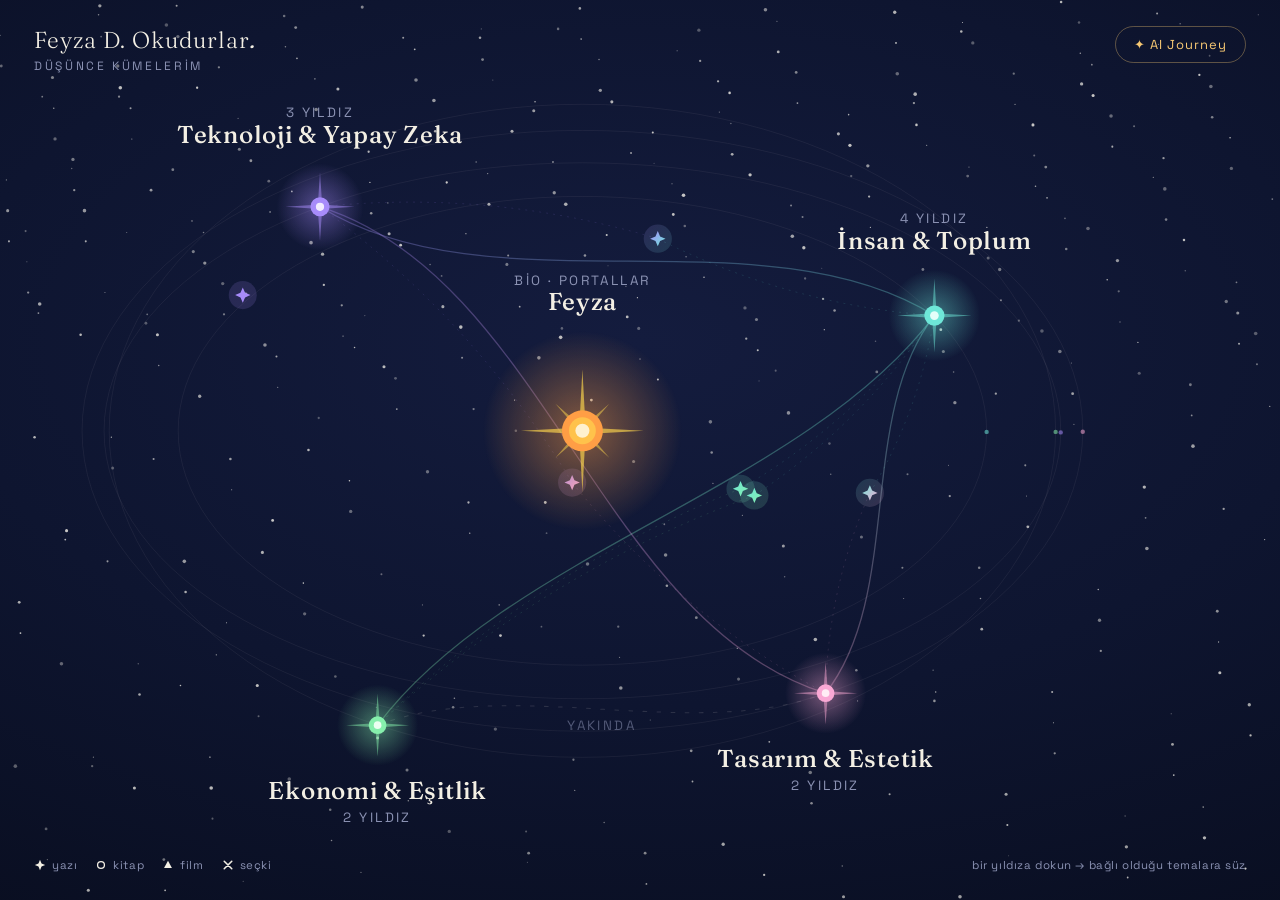
<file: index.html>
<!DOCTYPE html>
<html lang="tr">
<head>
<meta charset="UTF-8">
<meta name="viewport" content="width=device-width, initial-scale=1.0">
<title>Feyza D. Okudurlar · Yıldız Kümesi</title>
<meta name="description" content="Feyza D. Okudurlar'ın düşünce yıldız kümesi — teknoloji, insan, ekonomi ve tasarım üzerine yazılar, kitaplar, filmler.">
<link rel="preconnect" href="https://fonts.googleapis.com">
<link href="https://fonts.googleapis.com/css2?family=Fraunces:ital,opsz,wght@0,9..144,300;0,9..144,500;1,9..144,400&family=Space+Grotesk:wght@300;400;500&display=swap" rel="stylesheet">
<link rel="stylesheet" href="assets/style.css">
</head>
<body>

<header>
  <div class="wordmark">
    <h1>Feyza D. Okudurlar<em>.</em></h1>
    <p>düşünce kümelerim</p>
  </div>
  <button class="journey-btn" id="journeyBtn" aria-pressed="false">✦ AI Journey</button>
</header>

<svg id="sky" viewBox="0 0 1000 700" preserveAspectRatio="xMidYMid meet" aria-label="Tema yıldız kümesi haritası"></svg>

<div id="tip" role="status"></div>

<aside id="panel" aria-hidden="true">
  <div class="panel-head">
    <button class="panel-close" id="panelClose" aria-label="Kapat">×</button>
    <div class="panel-eyebrow" id="panelEyebrow"></div>
    <h2 id="panelTitle"></h2>
    <p id="panelDesc"></p>
    <a class="panel-page-link" id="panelPageLink" style="display:none">tema sayfasını aç →</a>
  </div>
  <div class="panel-body" id="panelBody"></div>
</aside>

<div id="legend"></div>
<div id="hint">bir yıldıza dokun → bağlı olduğu temalara süz</div>

<script src="assets/sky.js"></script>
</body>
</html>
</file>
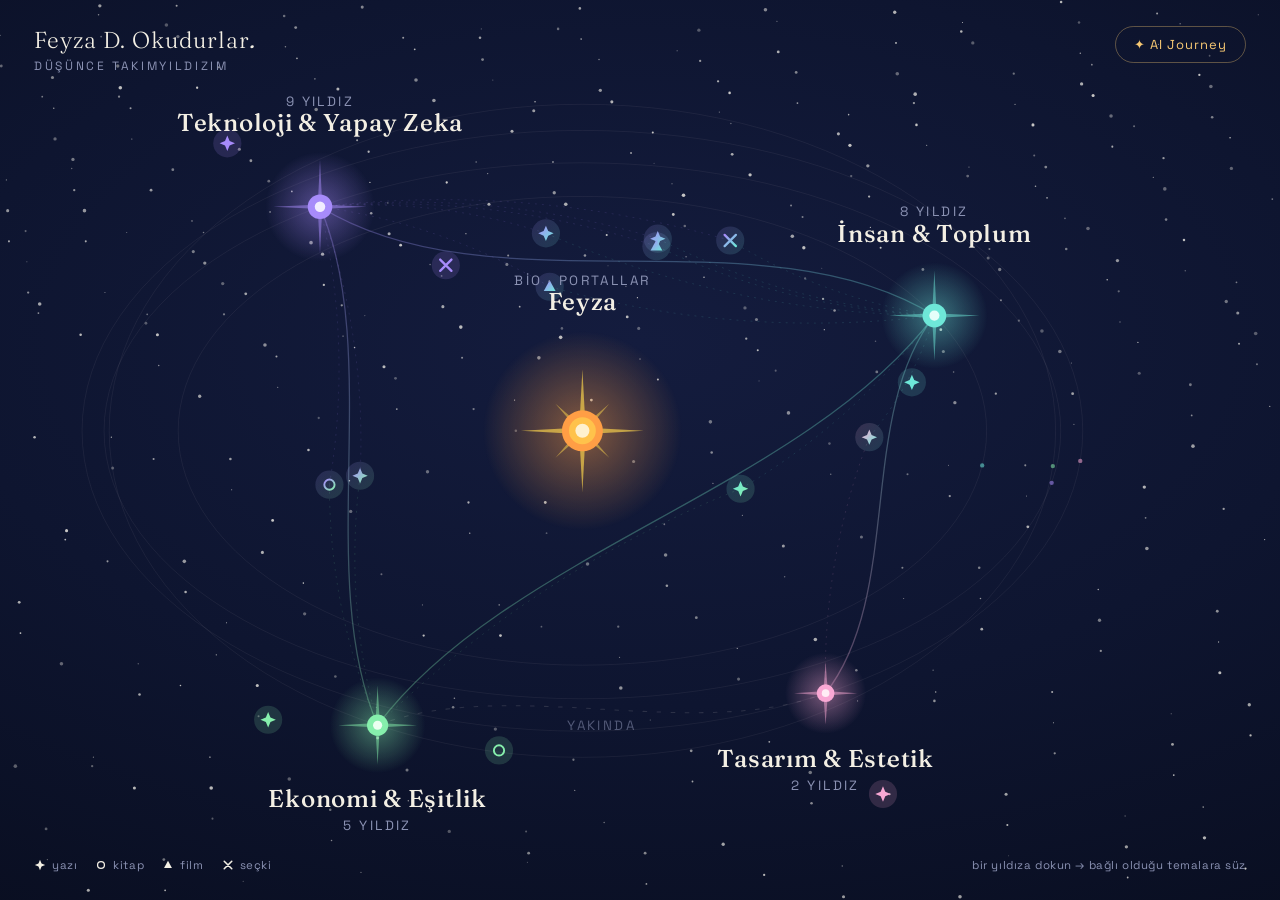
<file: feyza-takimyildizi-v4.html>
<!DOCTYPE html>
<html lang="tr">
<head>
<meta charset="UTF-8">
<meta name="viewport" content="width=device-width, initial-scale=1.0">
<title>Feyza D. Okudurlar · Takımyıldızı</title>
<link rel="preconnect" href="https://fonts.googleapis.com">
<link href="https://fonts.googleapis.com/css2?family=Fraunces:ital,opsz,wght@0,9..144,300;0,9..144,500;1,9..144,400&family=Space+Grotesk:wght@300;400;500&display=swap" rel="stylesheet">
<style>
:root{
  --sky-0:#070B1A; --sky-1:#0E1530; --sky-2:#141C3E;
  --starlight:#F3EFE4; --ink-dim:#8B92B3;
  --sun:#FF9E45; --tek:#A78BFA; --ins:#6EE7D8; --eko:#86EFAC; --tas:#F9A8D4; --gold:#F7C873;
}
*{margin:0;padding:0;box-sizing:border-box}
html,body{height:100%}
body{
  font-family:'Space Grotesk',sans-serif; color:var(--starlight);
  background:radial-gradient(120% 90% at 50% 38%, var(--sky-2) 0%, var(--sky-1) 45%, var(--sky-0) 100%);
  overflow:hidden;
}
header{position:fixed; top:0; left:0; right:0; padding:26px 34px; display:flex; justify-content:space-between; align-items:flex-start; z-index:20; pointer-events:none}
.wordmark{pointer-events:auto}
.wordmark h1{font-family:'Fraunces',serif; font-weight:300; font-size:23px; letter-spacing:.04em}
.wordmark h1 em{font-style:italic; font-weight:400}
.wordmark p{font-size:12px; color:var(--ink-dim); letter-spacing:.22em; text-transform:uppercase; margin-top:4px}
.journey-btn{
  pointer-events:auto; font-family:'Space Grotesk',sans-serif; font-size:13px; letter-spacing:.08em;
  color:var(--gold); background:transparent; border:1px solid rgba(247,200,115,.35);
  border-radius:999px; padding:9px 18px; cursor:pointer; transition:all .25s;
}
.journey-btn:hover,.journey-btn:focus-visible{background:rgba(247,200,115,.12); border-color:var(--gold); outline:none}
.journey-btn.active{background:var(--gold); color:#3a2b08; border-color:var(--gold)}
#sky{position:fixed; inset:0; width:100%; height:100%}
.hub{cursor:pointer; outline:none}
.hub:hover .halo,.hub:focus-visible .halo{opacity:.95}
.hub:focus-visible .core{stroke:#fff; stroke-width:1}
.hub-label{font-family:'Fraunces',serif; font-size:19px; font-weight:500; fill:var(--starlight); letter-spacing:.03em}
.hub-sub{font-size:10.5px; fill:var(--ink-dim); letter-spacing:.18em; text-transform:uppercase}
.item-star{cursor:pointer; transition:opacity .35s}
.dimmed{opacity:.1; pointer-events:none}
.thread{transition:opacity .25s, stroke-width .25s; pointer-events:none}
.edge{transition:opacity .35s}
@media (prefers-reduced-motion: no-preference){
  .twinkle{animation:tw 3.4s ease-in-out infinite}
  @keyframes tw{0%,100%{opacity:var(--o,.8)}50%{opacity:.15}}
  .pulse{animation:pl 2.8s ease-in-out infinite}
  @keyframes pl{0%,100%{opacity:.9}50%{opacity:.45}}
  .breathe{animation:br 5s ease-in-out infinite}
  @keyframes br{0%,100%{opacity:.55}50%{opacity:.3}}
  .sunbreathe{animation:sb 6s ease-in-out infinite}
  @keyframes sb{0%,100%{opacity:.8}50%{opacity:.55}}
  .journey-path{stroke-dasharray:6 8; animation:dash 26s linear infinite}
  @keyframes dash{to{stroke-dashoffset:-560}}
}
#tip{position:fixed; z-index:30; pointer-events:none; background:rgba(12,18,40,.92); border:1px solid rgba(243,239,228,.14);
  border-radius:10px; padding:9px 13px; font-size:13px; max-width:250px; opacity:0; transition:opacity .15s; backdrop-filter:blur(6px)}
#tip .tt-type{font-size:10px; letter-spacing:.2em; text-transform:uppercase; color:var(--ink-dim); margin-bottom:3px}
#panel{
  position:fixed; top:0; right:0; bottom:0; width:min(400px,100%); z-index:25;
  background:linear-gradient(180deg, rgba(12,18,40,.96), rgba(7,11,26,.97));
  border-left:1px solid rgba(243,239,228,.1); backdrop-filter:blur(14px);
  transform:translateX(102%); transition:transform .38s cubic-bezier(.2,.8,.2,1);
  display:flex; flex-direction:column;
}
#panel.open{transform:translateX(0)}
.panel-head{padding:30px 30px 20px; border-bottom:1px solid rgba(243,239,228,.08)}
.panel-eyebrow{font-size:10.5px; letter-spacing:.24em; text-transform:uppercase; color:var(--ink-dim); display:flex; align-items:center; gap:8px}
.panel-eyebrow .dot{width:8px; height:8px; border-radius:50%}
.panel-head h2{font-family:'Fraunces',serif; font-weight:500; font-size:25px; margin-top:10px; line-height:1.2}
.panel-head p{font-size:13.5px; color:var(--ink-dim); margin-top:8px; line-height:1.55}
.panel-close{position:absolute; top:20px; right:20px; background:none; border:none; color:var(--ink-dim); font-size:22px; cursor:pointer; padding:6px; line-height:1}
.panel-close:hover{color:var(--starlight)}
.panel-body{overflow-y:auto; padding:14px 22px 30px; flex:1}
.item-card{display:block; text-decoration:none; color:inherit; padding:15px 14px; border-radius:12px; border:1px solid transparent; transition:all .2s; margin-bottom:4px}
.item-card:hover{background:rgba(243,239,228,.05); border-color:rgba(243,239,228,.1)}
.item-card .ic-type{font-size:10px; letter-spacing:.2em; text-transform:uppercase; color:var(--ink-dim)}
.item-card .ic-title{font-size:15.5px; margin-top:4px; line-height:1.4}
.item-card .ic-themes{display:flex; gap:6px; margin-top:8px; align-items:center}
.item-card .ic-themes span{width:7px; height:7px; border-radius:50%}
.item-card .ic-themes small{font-size:10.5px; color:var(--ink-dim); letter-spacing:.06em}
.bio-links{display:flex; flex-direction:column; gap:10px; margin-top:18px}
.bio-links a{display:flex; justify-content:space-between; align-items:center; text-decoration:none; color:var(--starlight);
  border:1px solid rgba(243,239,228,.16); border-radius:12px; padding:14px 18px; font-size:14.5px; transition:all .2s}
.bio-links a:hover{border-color:var(--sun); background:rgba(255,158,69,.08)}
.bio-links a small{color:var(--ink-dim); font-size:11px; letter-spacing:.14em; text-transform:uppercase}
#legend{position:fixed; left:34px; bottom:28px; z-index:20; font-size:11.5px; color:var(--ink-dim); display:flex; gap:18px; letter-spacing:.05em}
#legend span{display:flex; align-items:center; gap:6px}
#legend svg{width:12px; height:12px; overflow:visible}
#hint{position:fixed; right:34px; bottom:28px; z-index:20; font-size:11.5px; color:var(--ink-dim); letter-spacing:.05em}
@media (max-width:640px){
  header{padding:18px 20px}
  .wordmark h1{font-size:18px}
  #legend{left:20px; bottom:18px; flex-wrap:wrap; gap:10px 14px; max-width:60%}
  #hint{display:none}
  .hub-label{font-size:16px}
}
</style>
</head>
<body>

<header>
  <div class="wordmark">
    <h1>Feyza D. Okudurlar<em>.</em></h1>
    <p>düşünce takımyıldızım</p>
  </div>
  <button class="journey-btn" id="journeyBtn" aria-pressed="false">✦ AI Journey</button>
</header>

<svg id="sky" viewBox="0 0 1000 700" preserveAspectRatio="xMidYMid meet" aria-label="Tema takımyıldızı haritası"></svg>

<div id="tip" role="status"></div>

<aside id="panel" aria-hidden="true">
  <div class="panel-head">
    <button class="panel-close" id="panelClose" aria-label="Kapat">×</button>
    <div class="panel-eyebrow" id="panelEyebrow"></div>
    <h2 id="panelTitle"></h2>
    <p id="panelDesc"></p>
  </div>
  <div class="panel-body" id="panelBody"></div>
</aside>

<div id="legend"></div>
<div id="hint">bir yıldıza dokun → bağlı olduğu temalara süz</div>

<script>
/* =========================================================
   VERİ MODELİ — sitenin tek gerçek kaynağı.
   Yeni yıldız  = ITEMS dizisine bir satır.
   Yeni düğüm   = THEMES sözlüğüne bir giriş.
   Düğüm boyutu içerik sayısından, kenar parlaklığı ortak
   içerikten, orbit halkaları güneşe uzaklıktan hesaplanır.
   ========================================================= */
const THEMES = {
  bio:{name:'Feyza', sub:'merkez', hex:'#FF9E45', ray:'#FFD84D', hot:'#FFF3D6', x:455, y:335,
       desc:'Mimarlık kökenli, teknoloji ve toplum meraklısı. Yaşar Holding\'de yapay zekâ dönüşümü üzerine çalışıyorum; burada ise düşüncelerimin gökyüzünü buluyorsunuz.'},
  tek:{name:'Teknoloji & Yapay Zeka', sub:'tema', hex:'#A78BFA', hot:'#F4F0FF', x:250, y:160,
       desc:'Yapay zekâ, algoritmalar ve teknolojinin iç işleyişi — merakla, eleştirel bir gözle.'},
  ins:{name:'İnsan & Toplum', sub:'tema', hex:'#6EE7D8', hot:'#EAFFFB', x:730, y:245,
       desc:'Teknolojinin gündelik hayata, kuşaklara ve iş kültürüne dokunduğu her yer. Gen Z merceğiyle.'},
  eko:{name:'Ekonomi & Eşitlik', sub:'tema', hex:'#86EFAC', hot:'#F0FFF4', x:295, y:565,
       desc:'Emek, ücret, fırsat eşitliği ve otomasyonun ekonomik yüzü.'},
  tas:{name:'Tasarım & Estetik', sub:'tema', hex:'#F9A8D4', hot:'#FFF0F7', x:645, y:540,
       desc:'Tasarım düşüncesi, estetik ve oran — yakında: inovatif mimari yapılar, ekonominin tasarıma etkileri.'}
};

/* İleride içerik geldiğinde kendiliğinden parlayacak, planlanan kenarlar */
const PLANNED_EDGES = [['eko','tas']];

const TYPE_LABEL = {yazi:'Yazı', kitap:'Kitap', film:'Film', secki:'Seçki'};

const ITEMS = [
  {title:'Yapay zekâ işimizi elimizden mi alıyor?', type:'yazi', themes:['tek','eko'], link:'#', journey:true},
  {title:'Gen Z ofise neden dönmüyor?', type:'yazi', themes:['ins','eko'], link:'#'},
  {title:'Algoritmalar kimin için çalışır?', type:'yazi', themes:['tek','ins'], link:'#', journey:true},
  {title:'YZ okuryazarlığı bir lüks mü?', type:'yazi', themes:['tek','ins'], link:'#', journey:true},
  {title:'Weapons of Math Destruction — Cathy O\'Neil', type:'kitap', themes:['tek','eko'], link:'#'},
  {title:'Her (2013)', type:'film', themes:['tek','ins'], link:'#'},
  {title:'Bullshit Jobs — David Graeber', type:'kitap', themes:['eko'], link:'#'},
  {title:'Moda, kimlik ve kuşaklar', type:'yazi', themes:['tas','ins'], link:'#'},
  {title:'The Social Dilemma', type:'film', themes:['tek','ins'], link:'#'},
  {title:'Ücret şeffaflığı üzerine notlar', type:'yazi', themes:['eko'], link:'#'},
  {title:'Yapay zekâyla ilk prototipim', type:'yazi', themes:['tek'], link:'#', journey:true},
  {title:'Sessiz istifa gerçekten sessiz mi?', type:'yazi', themes:['ins'], link:'#'},
  {title:'Bu ay okuduklarım: YZ ve etik üzerine 5 makale', type:'secki', themes:['tek','ins'], link:'#'},
  {title:'İzleme listesi: teknoloji distopyaları', type:'secki', themes:['tek'], link:'#'},
  {title:'İyi tasarım kimin için?', type:'yazi', themes:['tas'], link:'#'}
];

const PORTALS = [
  {label:'Substack', sub:'yazılarım', url:'https://substack.com'},
  {label:'LinkedIn', sub:'profesyonel', url:'https://linkedin.com'}
];

/* ============ yardımcılar ============ */
const svgNS = 'http://www.w3.org/2000/svg';
const sky = document.getElementById('sky');
function el(tag, attrs, parent){
  const n = document.createElementNS(svgNS, tag);
  for(const k in attrs) n.setAttribute(k, attrs[k]);
  (parent||sky).appendChild(n); return n;
}
function hash(n){ n = (n*2654435761) % 4294967296; return Math.abs(n % 997); }
const motionOK = window.matchMedia('(prefers-reduced-motion: no-preference)').matches;

function countFor(id){ return ITEMS.filter(it=>it.themes.includes(id)).length; }
/* içerik sayısına göre boyut — karekök ölçek: fark hissedilir, ezici değil */
function hubSize(id){
  if(id==='bio') return {glow:78, core:16, mid:10.5, hot:5.5, spike:48};
  const c = Math.sqrt(countFor(id));
  return {glow:22+7*c, core:4.5+1.7*c, hot:2+0.7*c, spike:14+7.5*c};
}

/* ============ defs ============ */
const defs = el('defs',{});
Object.entries(THEMES).forEach(([id,t])=>{
  const g = el('radialGradient',{id:'glow-'+id}, defs);
  el('stop',{offset:'0%', 'stop-color':t.hex, 'stop-opacity':0.6}, g);
  el('stop',{offset:'100%', 'stop-color':t.hex, 'stop-opacity':0}, g);
});

/* ============ kenar ağırlıkları ============ */
const edgeCounts = {};
ITEMS.forEach(it=>{
  if(it.themes.length===2){
    const key = [...it.themes].sort().join('-');
    edgeCounts[key] = (edgeCounts[key]||0)+1;
  }
});

/* ============ dalgalı rota geometrisi (S-kıvrımlı kübik) ============ */
const B = THEMES.bio;
function lerp(a,b,t){ return {x:a.x+(b.x-a.x)*t, y:a.y+(b.y-a.y)*t}; }
const edgeCurves = {};
function curveFor(idA,idB){
  const key=[idA,idB].sort().join('-');
  if(!edgeCurves[key]){
    const [ka,kb]=key.split('-');
    const a=THEMES[ka], b=THEMES[kb];
    const dx=b.x-a.x, dy=b.y-a.y, len=Math.hypot(dx,dy);
    const nx=-dy/len, ny=dx/len;
    const seed = hash(key.length*31 + key.charCodeAt(0)*7 + key.charCodeAt(4)*13);
    const amp = len*(0.09 + (seed%7)/100);
    const s = (seed%2 ? 1 : -1);
    const p1=lerp(a,b,0.3), p2=lerp(a,b,0.7);
    edgeCurves[key]={a, b,
      c1:{x:p1.x+nx*amp*s, y:p1.y+ny*amp*s},
      c2:{x:p2.x-nx*amp*s, y:p2.y-ny*amp*s}};
  }
  return edgeCurves[key];
}
function cubicPoint(cv,t){
  const u=1-t;
  return {
    x: u*u*u*cv.a.x + 3*u*u*t*cv.c1.x + 3*u*t*t*cv.c2.x + t*t*t*cv.b.x,
    y: u*u*u*cv.a.y + 3*u*u*t*cv.c1.y + 3*u*t*t*cv.c2.y + t*t*t*cv.b.y
  };
}
function curveD(cv){
  return `M ${cv.a.x} ${cv.a.y} C ${cv.c1.x.toFixed(1)} ${cv.c1.y.toFixed(1)} ${cv.c2.x.toFixed(1)} ${cv.c2.y.toFixed(1)} ${cv.b.x} ${cv.b.y}`;
}

/* ============ katman 1: ortam yıldızları ============ */
const bgGroup = el('g',{});
for(let i=0;i<420;i++){
  const x = hash(i*7+1)%1000, y = hash(i*13+5)%700;
  const r = 0.4 + (hash(i*3+2)%11)/10;
  const o = 0.3 + (hash(i+9)%50)/100;
  const c = el('circle',{cx:x, cy:y, r:r, fill:'#FBF8EF', opacity:o, class:'twinkle'}, bgGroup);
  c.style.setProperty('--o', o);
  c.style.animationDelay = (hash(i*5+3)%34)/10 + 's';
}

/* ============ katman 2: orbit halkaları — her tema güneşin yörüngesinde ============ */
const orbitGroup = el('g',{});
Object.keys(THEMES).filter(k=>k!=='bio').forEach((k,i)=>{
  const t = THEMES[k];
  const dx=t.x-B.x, dy=t.y-B.y;
  const q = 0.55 + (hash(i*41+3)%20)/100;              /* eliptik basıklık, her orbit farklı */
  const rx = Math.hypot(dx, dy/q), ry = q*rx;
  const d = `M ${(B.x+rx).toFixed(1)} ${B.y} A ${rx.toFixed(1)} ${ry.toFixed(1)} 0 1 1 ${(B.x-rx).toFixed(1)} ${B.y} A ${rx.toFixed(1)} ${ry.toFixed(1)} 0 1 1 ${(B.x+rx).toFixed(1)} ${B.y}`;
  el('path',{d, fill:'none', stroke:'#F3EFE4', 'stroke-width':0.6, opacity:0.08}, orbitGroup);
  /* orbit üzerinde yavaşça süzülen ışıltı — hiçbir şeyi yerinden oynatmaz */
  if(motionOK){
    const spark = el('circle',{r:1.7, fill:t.hex, opacity:0.55}, orbitGroup);
    const m = el('animateMotion',{dur:(48+i*14)+'s', repeatCount:'indefinite', path:d}, spark);
  }
});

/* ============ katman 3: tema–tema kenarları (dalgalı, renk geçişli) ============ */
const edgeGroup = el('g',{});
function edgeGradient(key, a, b){
  const g = el('linearGradient',{id:'eg-'+key, gradientUnits:'userSpaceOnUse',
    x1:a.x, y1:a.y, x2:b.x, y2:b.y}, defs);
  el('stop',{offset:'0%','stop-color':a.hex}, g);
  el('stop',{offset:'100%','stop-color':b.hex}, g);
  return 'url(#eg-'+key+')';
}
Object.keys(edgeCounts).forEach(key=>{
  const cv = curveFor(...key.split('-'));
  const d = curveD(cv);
  const stroke = edgeGradient(key, cv.a, cv.b);
  /* tüm kenarlar eşit incelikte — parlaklık farkı yok */
  el('path',{d, fill:'none', stroke, 'stroke-width':1, opacity:0.32, 'stroke-linecap':'round', class:'edge'}, edgeGroup);
});
/* planlanan kenarlar: soluk, kesikli — içerik gelince kendiliğinden parlar */
PLANNED_EDGES.forEach(([ka,kb])=>{
  const key=[ka,kb].sort().join('-');
  if(edgeCounts[key]) return;
  const cv = curveFor(ka,kb);
  el('path',{d:curveD(cv), fill:'none', stroke:'#F3EFE4', 'stroke-width':0.8, opacity:0.13,
     'stroke-dasharray':'3 8', 'stroke-linecap':'round', class:'edge breathe'}, edgeGroup);
  const mid = cubicPoint(cv, 0.5);
  el('text',{class:'hub-sub', x:mid.x, y:mid.y+16, 'text-anchor':'middle', opacity:0.55}, edgeGroup).textContent = 'yakında';
});

/* ============ yıldız konumlandırma ============ */
function itemPos(item, i){
  if(item.themes.length===2){
    const cv = curveFor(item.themes[0], item.themes[1]);
    const t = 0.3 + (hash(i*11+4)%41)/100;
    const p = cubicPoint(cv, t);
    const dx=cv.b.x-cv.a.x, dy=cv.b.y-cv.a.y, len=Math.hypot(dx,dy);
    const off = (hash(i*17+6)%2 ? 1 : -1) * (9 + hash(i*23+8)%13);
    return { x:p.x + (-dy/len)*off, y:p.y + (dx/len)*off };
  }
  if(item.themes.length>2){
    let x=0,y=0;
    item.themes.forEach(th=>{ x+=THEMES[th].x; y+=THEMES[th].y; });
    x/=item.themes.length; y/=item.themes.length;
    return { x:x+(hash(i*19)%40)-20, y:y+(hash(i*27)%40)-20 };
  }
  const h = THEMES[item.themes[0]];
  const ang = (hash(i*29+2)%628)/100;
  const r = hubSize(item.themes[0]).glow + 22 + hash(i*31+7)%52;
  return {
    x: Math.min(950, Math.max(40, h.x + Math.cos(ang)*r)),
    y: Math.min(645, Math.max(60, h.y + Math.sin(ang)*r*0.85))
  };
}
ITEMS.forEach((it,i)=> it.pos = itemPos(it,i));

/* ============ katman 4: AI Journey yolu ============ */
const journeyItems = ITEMS.filter(it=>it.journey);
function smoothPath(pts){
  if(pts.length<2) return '';
  let d = `M ${pts[0].x.toFixed(1)} ${pts[0].y.toFixed(1)}`;
  for(let i=1;i<pts.length-1;i++){
    const mx=(pts[i].x+pts[i+1].x)/2, my=(pts[i].y+pts[i+1].y)/2;
    d += ` Q ${pts[i].x.toFixed(1)} ${pts[i].y.toFixed(1)} ${mx.toFixed(1)} ${my.toFixed(1)}`;
  }
  const L = pts[pts.length-1];
  d += ` L ${L.x.toFixed(1)} ${L.y.toFixed(1)}`;
  return d;
}
const journeyPath = el('path',{d:smoothPath(journeyItems.map(it=>it.pos)), fill:'none',
  stroke:'#F7C873', 'stroke-width':1.4, opacity:0, class:'journey-path'});

/* ============ katman 5: çok temalı iplikler ============ */
const threadGroup = el('g',{});
ITEMS.forEach((it,i)=>{
  if(it.themes.length<2) return;
  it.threads = it.themes.map(th=>{
    const h = THEMES[th];
    const dx=h.x-it.pos.x, dy=h.y-it.pos.y, len=Math.hypot(dx,dy)||1;
    const c = {x:(it.pos.x+h.x)/2 - dy/len*len*0.1, y:(it.pos.y+h.y)/2 + dx/len*len*0.1};
    return el('path',{d:`M ${it.pos.x} ${it.pos.y} Q ${c.x.toFixed(1)} ${c.y.toFixed(1)} ${h.x} ${h.y}`, fill:'none',
      stroke:h.hex, 'stroke-width':0.7, opacity:0.15, 'stroke-dasharray':'1.5 4',
      class:'thread', 'data-idx':i}, threadGroup);
  });
});

/* ============ katman 6: içerik yıldızları ============ */
const shapes = {
  yazi:  (x,y,f)=> el('path',{d:`M ${x} ${y-6} L ${x+1.8} ${y-1.8} L ${x+6} ${y} L ${x+1.8} ${y+1.8} L ${x} ${y+6} L ${x-1.8} ${y+1.8} L ${x-6} ${y} L ${x-1.8} ${y-1.8} Z`, fill:f}),
  kitap: (x,y,f)=> el('circle',{cx:x, cy:y, r:4, fill:'none', stroke:f, 'stroke-width':1.5}),
  film:  (x,y,f)=> el('path',{d:`M ${x} ${y-5} L ${x+4.6} ${y+3.4} L ${x-4.6} ${y+3.4} Z`, fill:f}),
  secki: (x,y,f)=> el('path',{d:`M ${x-4.4} ${y-4.4} L ${x+4.4} ${y+4.4} M ${x+4.4} ${y-4.4} L ${x-4.4} ${y+4.4}`, fill:'none', stroke:f, 'stroke-width':1.8, 'stroke-linecap':'round'})
};
const tip = document.getElementById('tip');
const starGroup = el('g',{});
ITEMS.forEach((it,i)=>{
  let fill = THEMES[it.themes[0]].hex;
  if(it.themes.length>=2){
    const g = el('linearGradient',{id:'ig-'+i, x1:'0%', y1:'0%', x2:'100%', y2:'100%'}, defs);
    it.themes.forEach((th,k)=>{
      el('stop',{offset:(k/(it.themes.length-1))*100+'%', 'stop-color':THEMES[th].hex}, g);
    });
    fill = 'url(#ig-'+i+')';
  }
  const g = el('g',{class:'item-star', 'data-idx':i, tabindex:'0', role:'button', 'aria-label':it.title}, starGroup);
  el('circle',{cx:it.pos.x, cy:it.pos.y, r:11, fill:fill, opacity:0.16}, g);
  g.appendChild(shapes[it.type](it.pos.x, it.pos.y, fill));
  g.addEventListener('mousemove', e=>{
    tip.innerHTML = `<div class="tt-type">${TYPE_LABEL[it.type]} · ${it.themes.map(t=>THEMES[t].name).join(' + ')}</div>${it.title}`;
    tip.style.opacity = 1;
    tip.style.left = Math.min(window.innerWidth-270, e.clientX+16)+'px';
    tip.style.top = (e.clientY+14)+'px';
  });
  g.addEventListener('mouseenter', ()=> setThreads(i, true));
  g.addEventListener('mouseleave', ()=>{ tip.style.opacity = 0; setThreads(i, false); });
  g.addEventListener('focus', ()=> setThreads(i, true));
  g.addEventListener('blur', ()=> setThreads(i, false));
  const open = ()=> openTheme(it.themes[0], it.title);
  g.addEventListener('click', open);
  g.addEventListener('keydown', e=>{ if(e.key==='Enter'||e.key===' '){e.preventDefault(); open();} });
});
function setThreads(idx, on){
  (ITEMS[idx].threads||[]).forEach(t=>{
    t.setAttribute('opacity', on ? 0.8 : 0.15);
    t.setAttribute('stroke-width', on ? 1.2 : 0.7);
  });
}

/* ============ katman 7: tema düğümleri — boyut = içerik sayısı ============ */
function spikePair(x, y, L, w, hex, op, parent, rot){
  const g = el('g', rot ? {transform:`rotate(${rot} ${x} ${y})`} : {}, parent);
  el('path',{d:`M ${x} ${y-L} L ${x+w} ${y} L ${x} ${y+L} L ${x-w} ${y} Z`, fill:hex, opacity:op}, g);
  el('path',{d:`M ${x-L} ${y} L ${x} ${y-w} L ${x+L} ${y} L ${x} ${y+w} Z`, fill:hex, opacity:op}, g);
}
Object.entries(THEMES).forEach(([id,t])=>{
  const isBio = id==='bio';
  const S = hubSize(id);
  const g = el('g',{class:'hub', tabindex:'0', role:'button', 'aria-label':t.name});
  el('circle',{class:'halo '+(isBio?'sunbreathe':'pulse'), cx:t.x, cy:t.y, r:S.glow, fill:'url(#glow-'+id+')', opacity:isBio?0.8:0.75}, g);
  if(isBio){
    /* güneş: 8 sarı kanat + geniş turuncu göbek */
    spikePair(t.x, t.y, S.spike, 2.6, t.ray, 0.65, g);
    spikePair(t.x, t.y, S.spike*0.62, 2.2, t.ray, 0.5, g, 45);
    el('circle',{class:'core', cx:t.x, cy:t.y, r:S.core, fill:t.hex}, g);
    el('circle',{cx:t.x, cy:t.y, r:S.mid, fill:'#FFC24B'}, g);
    el('circle',{cx:t.x, cy:t.y, r:S.hot, fill:t.hot, opacity:0.95}, g);
  } else {
    spikePair(t.x, t.y, S.spike, 1.8, t.hex, 0.5, g);
    el('circle',{class:'core', cx:t.x, cy:t.y, r:S.core, fill:t.hex}, g);
    el('circle',{cx:t.x, cy:t.y, r:S.hot, fill:t.hot, opacity:0.95}, g);
  }
  const above = t.y < 340;
  const ly = above ? t.y - (S.glow + 16) : t.y + S.glow + 26;
  el('text',{class:'hub-label', x:t.x, y:ly, 'text-anchor':'middle'}, g).textContent = t.name;
  el('text',{class:'hub-sub', x:t.x, y:ly + (above?-20:18), 'text-anchor':'middle'}, g).textContent =
    isBio ? 'bio · portallar' : countFor(id)+' yıldız';
  const open = ()=> openTheme(id);
  g.addEventListener('click', open);
  g.addEventListener('keydown', e=>{ if(e.key==='Enter'||e.key===' '){e.preventDefault(); open();} });
});

/* ============ panel ============ */
const panel = document.getElementById('panel');
const pEyebrow = document.getElementById('panelEyebrow');
const pTitle = document.getElementById('panelTitle');
const pDesc = document.getElementById('panelDesc');
const pBody = document.getElementById('panelBody');

function openTheme(id, highlightTitle){
  const t = THEMES[id];
  pEyebrow.innerHTML = `<span class="dot" style="background:${t.hex}"></span> ${id==='bio' ? 'merkez yıldız' : 'tema düğümü'}`;
  pTitle.textContent = t.name;
  pDesc.textContent = t.desc;
  pBody.innerHTML = '';
  if(id==='bio'){
    const wrap = document.createElement('div');
    wrap.className = 'bio-links';
    PORTALS.forEach(p=>{
      const a = document.createElement('a');
      a.href = p.url; a.target = '_blank'; a.rel = 'noopener';
      a.innerHTML = `${p.label} <small>${p.sub} ↗</small>`;
      wrap.appendChild(a);
    });
    pBody.appendChild(wrap);
  } else {
    ITEMS.filter(it=>it.themes.includes(id)).forEach(it=>{
      const a = document.createElement('a');
      a.className = 'item-card'; a.href = it.link;
      if(highlightTitle && it.title===highlightTitle) a.style.borderColor = t.hex;
      const others = it.themes.filter(th=>th!==id);
      a.innerHTML = `<div class="ic-type">${TYPE_LABEL[it.type]}${it.journey ? ' · ✦ AI Journey' : ''}</div>
        <div class="ic-title">${it.title}</div>
        <div class="ic-themes">${it.themes.map(th=>`<span style="background:${THEMES[th].hex}" title="${THEMES[th].name}"></span>`).join('')}
        ${others.length ? `<small>ayrıca: ${others.map(th=>THEMES[th].name).join(', ')}</small>` : ''}</div>`;
      pBody.appendChild(a);
    });
  }
  panel.classList.add('open');
  panel.setAttribute('aria-hidden','false');
  dimTo(id);
}
document.getElementById('panelClose').addEventListener('click', closePanel);
function closePanel(){
  panel.classList.remove('open');
  panel.setAttribute('aria-hidden','true');
  if(!journeyOn) undim();
}
document.addEventListener('keydown', e=>{ if(e.key==='Escape'){ closePanel(); if(journeyOn) toggleJourney(); } });

/* ============ süzme / soluklaştırma ============ */
function dimTo(id){
  document.querySelectorAll('.item-star').forEach(s=>{
    const it = ITEMS[+s.dataset.idx];
    const off = id!=='bio' && !it.themes.includes(id);
    s.classList.toggle('dimmed', off);
    (it.threads||[]).forEach(t=> t.setAttribute('opacity', off ? 0 : 0.15));
  });
}
function undim(){
  document.querySelectorAll('.item-star').forEach(s=>{
    s.classList.remove('dimmed');
    (ITEMS[+s.dataset.idx].threads||[]).forEach(t=> t.setAttribute('opacity', 0.15));
  });
}

/* ============ AI Journey ============ */
let journeyOn = false;
const jBtn = document.getElementById('journeyBtn');
jBtn.addEventListener('click', toggleJourney);
function toggleJourney(){
  journeyOn = !journeyOn;
  jBtn.classList.toggle('active', journeyOn);
  jBtn.setAttribute('aria-pressed', journeyOn);
  journeyPath.setAttribute('opacity', journeyOn ? 0.75 : 0);
  document.querySelectorAll('.item-star').forEach(s=>{
    const it = ITEMS[+s.dataset.idx];
    const off = journeyOn && !it.journey;
    s.classList.toggle('dimmed', off);
    (it.threads||[]).forEach(t=> t.setAttribute('opacity', off ? 0 : 0.15));
  });
  if(journeyOn){
    pEyebrow.innerHTML = `<span class="dot" style="background:#F7C873"></span> yol · takımyıldız çizgisi`;
    pTitle.textContent = 'AI Journey';
    pDesc.textContent = 'Yapay zekâyla yazdığım, okuduğum ve denediğim her şeyi birbirine bağlayan yol — profesyonel ve kişisel deneyimlerim, kronolojik bir hikâye olarak.';
    pBody.innerHTML = '';
    journeyItems.forEach((it,i)=>{
      const a = document.createElement('a');
      a.className = 'item-card'; a.href = it.link;
      a.innerHTML = `<div class="ic-type">${String(i+1).padStart(2,'0')} · ${TYPE_LABEL[it.type]}</div>
        <div class="ic-title">${it.title}</div>`;
      pBody.appendChild(a);
    });
    panel.classList.add('open'); panel.setAttribute('aria-hidden','false');
  } else { closePanel(); undim(); }
}

/* ============ gösterge ============ */
const legend = document.getElementById('legend');
const legendShapes = {
  yazi:'<svg viewBox="-7 -7 14 14"><path d="M0-6 1.8-1.8 6 0 1.8 1.8 0 6 -1.8 1.8 -6 0 -1.8-1.8Z" fill="#F3EFE4"/></svg>',
  kitap:'<svg viewBox="-7 -7 14 14"><circle r="4" fill="none" stroke="#F3EFE4" stroke-width="1.5"/></svg>',
  film:'<svg viewBox="-7 -7 14 14"><path d="M0-5 4.6 3.4 -4.6 3.4Z" fill="#F3EFE4"/></svg>',
  secki:'<svg viewBox="-7 -7 14 14"><path d="M-4.4-4.4 4.4 4.4 M4.4-4.4 -4.4 4.4" stroke="#F3EFE4" stroke-width="1.8" stroke-linecap="round" fill="none"/></svg>'
};
Object.entries(TYPE_LABEL).forEach(([k,v])=>{
  legend.innerHTML += `<span>${legendShapes[k]} ${v.toLowerCase()}</span>`;
});
</script>
</body>
</html>
</file>
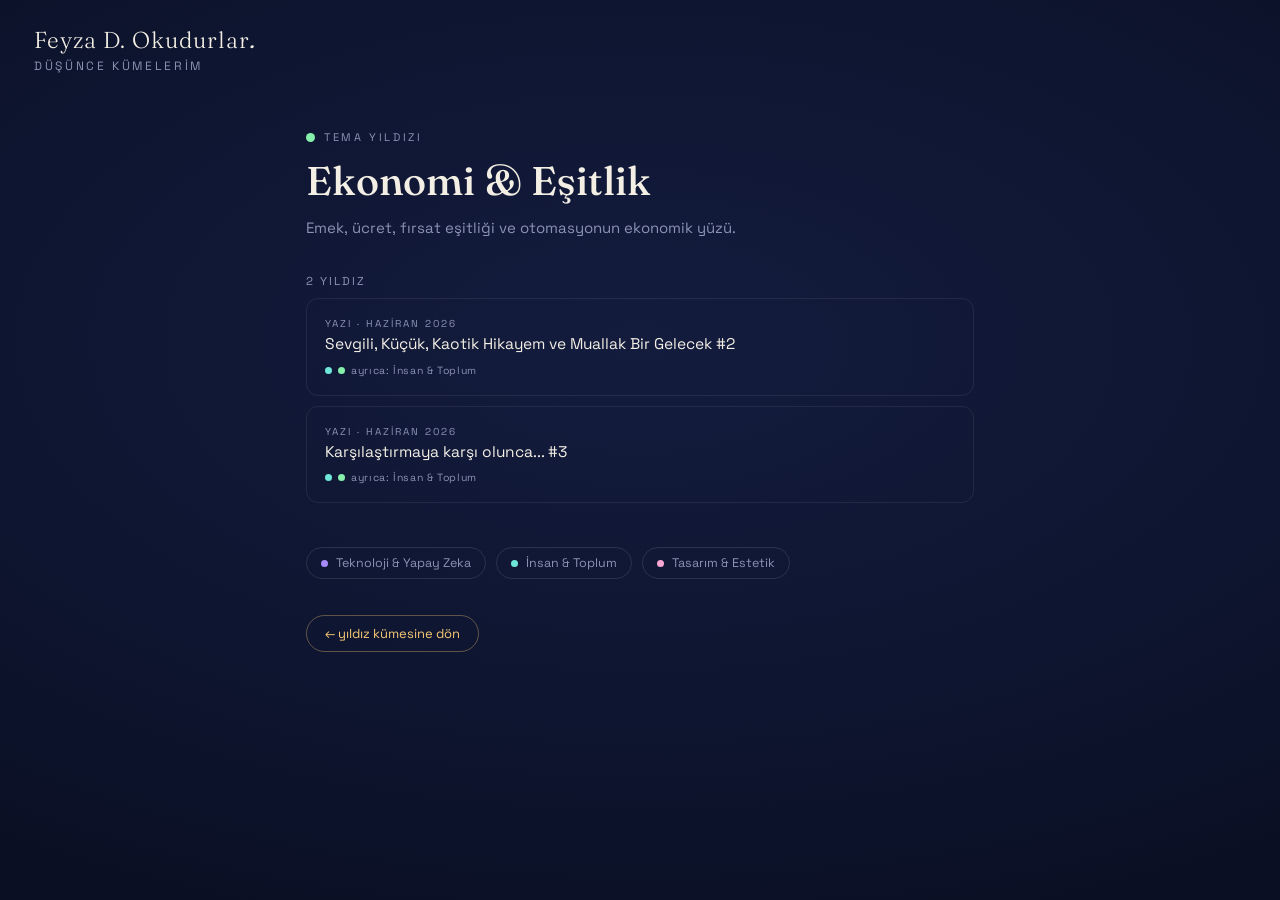
<file: tema/eko.html>
<!DOCTYPE html>
<html lang="tr">
<head>
<meta charset="UTF-8">
<meta name="viewport" content="width=device-width, initial-scale=1.0">
<title>Ekonomi &amp; Eşitlik · Feyza D. Okudurlar</title>
<link rel="preconnect" href="https://fonts.googleapis.com">
<link href="https://fonts.googleapis.com/css2?family=Fraunces:ital,opsz,wght@0,9..144,300;0,9..144,500;1,9..144,400&family=Space+Grotesk:wght@300;400;500&display=swap" rel="stylesheet">
<link rel="stylesheet" href="../assets/style.css">
</head>
<body class="theme-page" data-theme="eko">
<header>
  <div class="wordmark">
    <a href="../index.html"><h1>Feyza D. Okudurlar<em>.</em></h1>
    <p>düşünce kümelerim</p></a>
  </div>
</header>
<main class="tp-wrap" id="main"></main>
<script src="../assets/theme-page.js"></script>
</body>
</html>
</file>
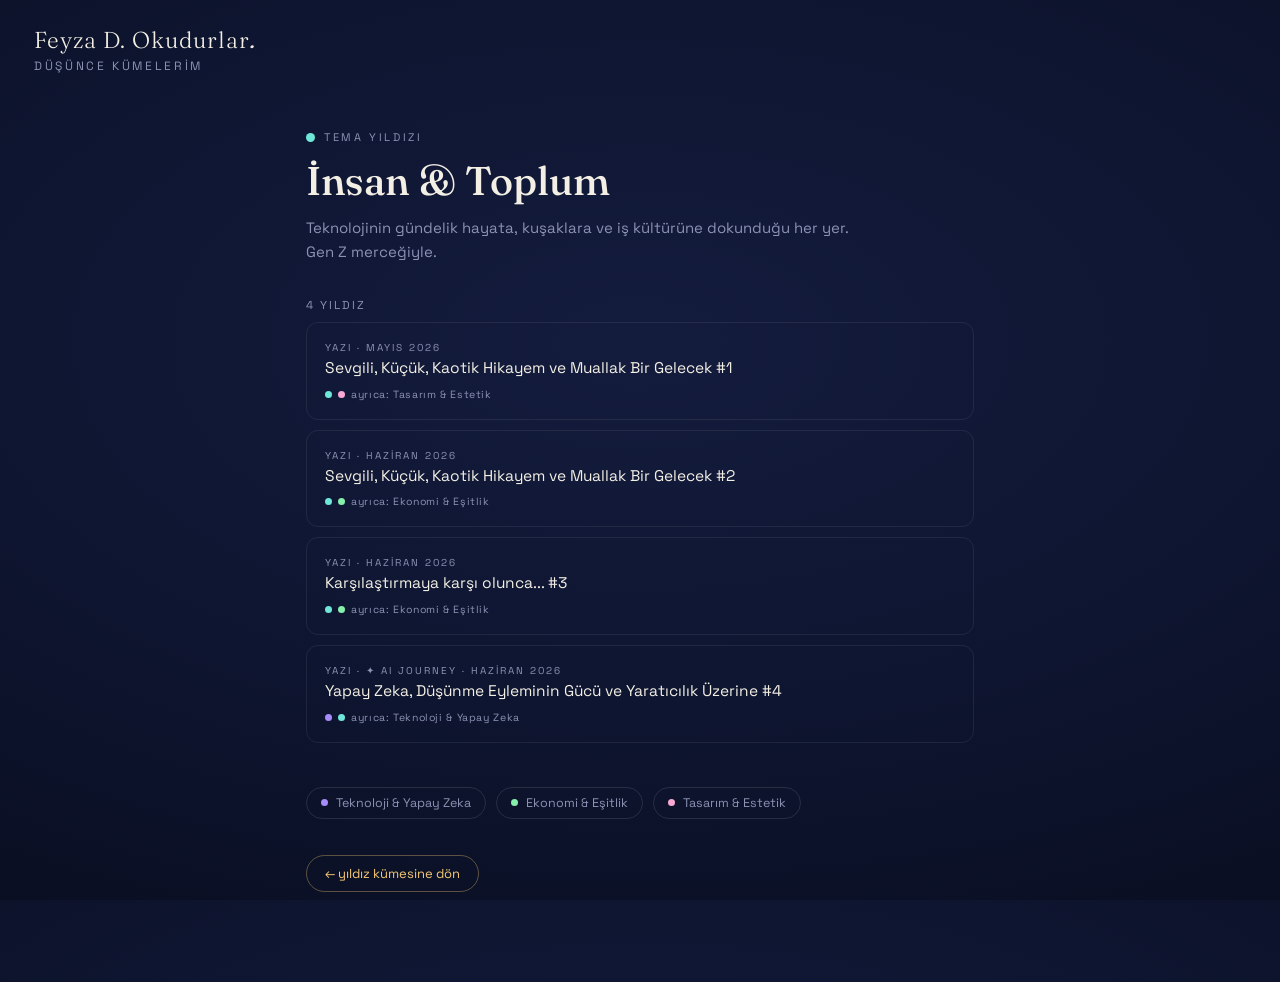
<file: tema/ins.html>
<!DOCTYPE html>
<html lang="tr">
<head>
<meta charset="UTF-8">
<meta name="viewport" content="width=device-width, initial-scale=1.0">
<title>İnsan &amp; Toplum · Feyza D. Okudurlar</title>
<link rel="preconnect" href="https://fonts.googleapis.com">
<link href="https://fonts.googleapis.com/css2?family=Fraunces:ital,opsz,wght@0,9..144,300;0,9..144,500;1,9..144,400&family=Space+Grotesk:wght@300;400;500&display=swap" rel="stylesheet">
<link rel="stylesheet" href="../assets/style.css">
</head>
<body class="theme-page" data-theme="ins">
<header>
  <div class="wordmark">
    <a href="../index.html"><h1>Feyza D. Okudurlar<em>.</em></h1>
    <p>düşünce kümelerim</p></a>
  </div>
</header>
<main class="tp-wrap" id="main"></main>
<script src="../assets/theme-page.js"></script>
</body>
</html>
</file>
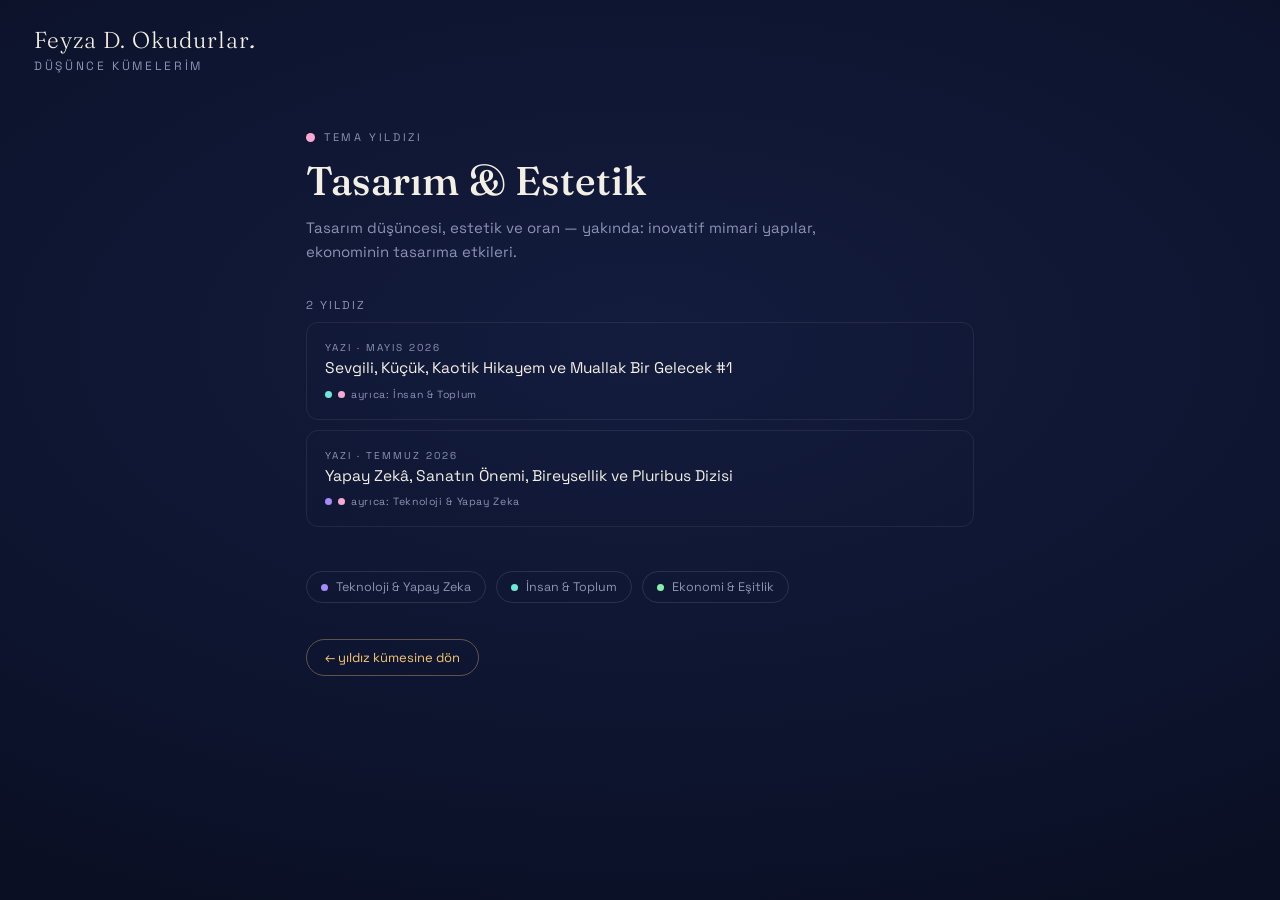
<file: tema/tas.html>
<!DOCTYPE html>
<html lang="tr">
<head>
<meta charset="UTF-8">
<meta name="viewport" content="width=device-width, initial-scale=1.0">
<title>Tasarım &amp; Estetik · Feyza D. Okudurlar</title>
<link rel="preconnect" href="https://fonts.googleapis.com">
<link href="https://fonts.googleapis.com/css2?family=Fraunces:ital,opsz,wght@0,9..144,300;0,9..144,500;1,9..144,400&family=Space+Grotesk:wght@300;400;500&display=swap" rel="stylesheet">
<link rel="stylesheet" href="../assets/style.css">
</head>
<body class="theme-page" data-theme="tas">
<header>
  <div class="wordmark">
    <a href="../index.html"><h1>Feyza D. Okudurlar<em>.</em></h1>
    <p>düşünce kümelerim</p></a>
  </div>
</header>
<main class="tp-wrap" id="main"></main>
<script src="../assets/theme-page.js"></script>
</body>
</html>
</file>
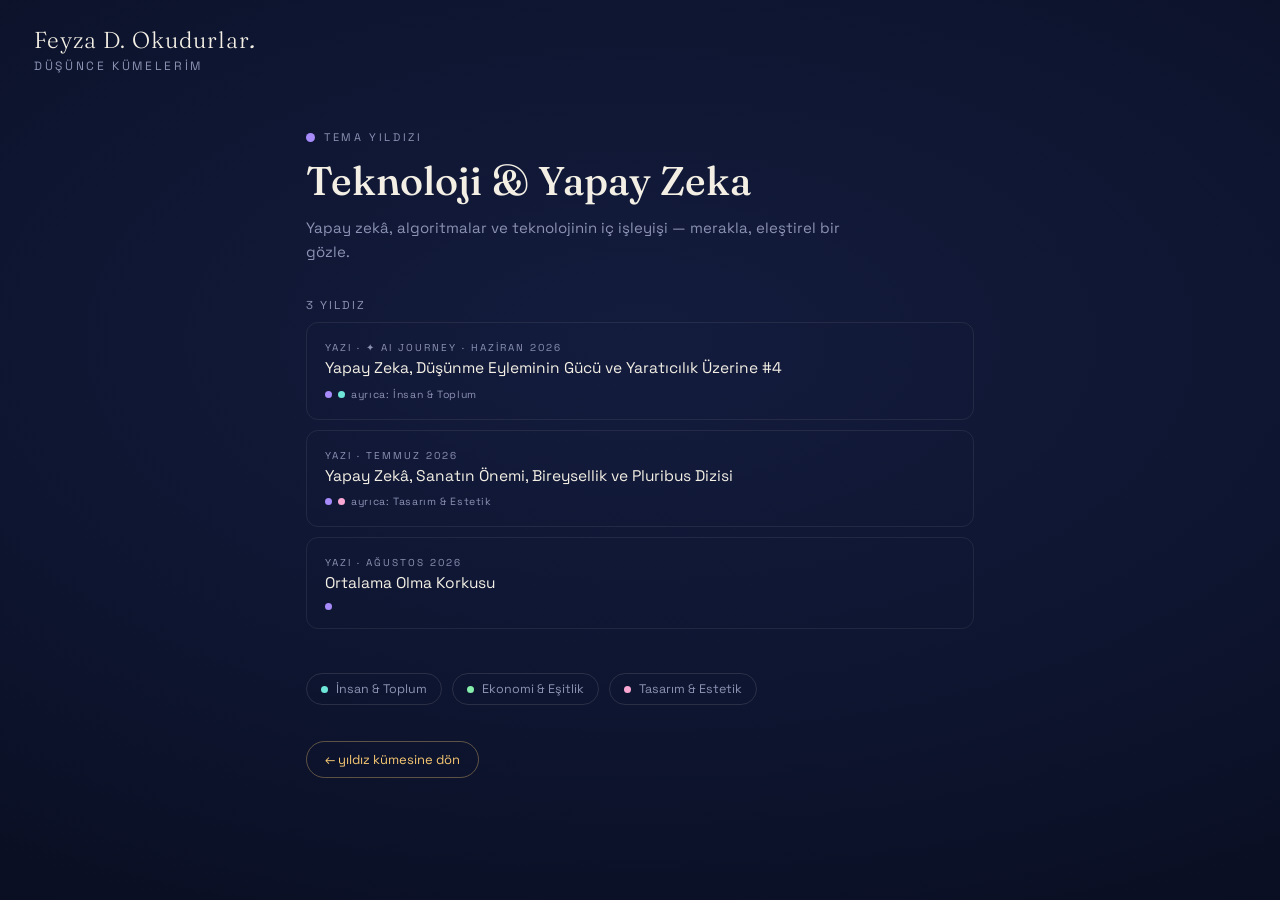
<file: tema/tek.html>
<!DOCTYPE html>
<html lang="tr">
<head>
<meta charset="UTF-8">
<meta name="viewport" content="width=device-width, initial-scale=1.0">
<title>Teknoloji &amp; Yapay Zeka · Feyza D. Okudurlar</title>
<link rel="preconnect" href="https://fonts.googleapis.com">
<link href="https://fonts.googleapis.com/css2?family=Fraunces:ital,opsz,wght@0,9..144,300;0,9..144,500;1,9..144,400&family=Space+Grotesk:wght@300;400;500&display=swap" rel="stylesheet">
<link rel="stylesheet" href="../assets/style.css">
</head>
<body class="theme-page" data-theme="tek">
<header>
  <div class="wordmark">
    <a href="../index.html"><h1>Feyza D. Okudurlar<em>.</em></h1>
    <p>düşünce kümelerim</p></a>
  </div>
</header>
<main class="tp-wrap" id="main"></main>
<script src="../assets/theme-page.js"></script>
</body>
</html>
</file>
<file: assets/style.css>
/* =========================================================
   ORTAK STİL — hem gökyüzü (index) hem tema sayfaları.
   Renk paleti :root'ta; tema renkleri JSON'daki hex'lerle
   aynı tutulur (JS inline style ile basar).
   ========================================================= */
:root{
  --sky-0:#070B1A; --sky-1:#0E1530; --sky-2:#141C3E;
  --starlight:#F3EFE4; --ink-dim:#8B92B3;
  --sun:#FF9E45; --tek:#A78BFA; --ins:#6EE7D8; --eko:#86EFAC; --tas:#F9A8D4; --gold:#F7C873;
}
*{margin:0;padding:0;box-sizing:border-box}
html,body{height:100%}
body{
  font-family:'Space Grotesk',sans-serif; color:var(--starlight);
  background:radial-gradient(120% 90% at 50% 38%, var(--sky-2) 0%, var(--sky-1) 45%, var(--sky-0) 100%);
  overflow:hidden;
}
header{position:fixed; top:0; left:0; right:0; padding:26px 34px; display:flex; justify-content:space-between; align-items:flex-start; z-index:20; pointer-events:none}
.wordmark{pointer-events:auto}
.wordmark a{text-decoration:none; color:inherit}
.wordmark h1{font-family:'Fraunces',serif; font-weight:300; font-size:23px; letter-spacing:.04em}
.wordmark h1 em{font-style:italic; font-weight:400}
.wordmark p{font-size:12px; color:var(--ink-dim); letter-spacing:.22em; text-transform:uppercase; margin-top:4px}
.journey-btn{
  pointer-events:auto; font-family:'Space Grotesk',sans-serif; font-size:13px; letter-spacing:.08em;
  color:var(--gold); background:transparent; border:1px solid rgba(247,200,115,.35);
  border-radius:999px; padding:9px 18px; cursor:pointer; transition:all .25s;
}
.journey-btn:hover,.journey-btn:focus-visible{background:rgba(247,200,115,.12); border-color:var(--gold); outline:none}
.journey-btn.active{background:var(--gold); color:#3a2b08; border-color:var(--gold)}
#sky{position:fixed; inset:0; width:100%; height:100%}
.hub{cursor:pointer; outline:none}
.hub:hover .halo,.hub:focus-visible .halo{opacity:.95}
.hub:focus-visible .core{stroke:#fff; stroke-width:1}
.hub-label{font-family:'Fraunces',serif; font-size:19px; font-weight:500; fill:var(--starlight); letter-spacing:.03em}
.hub-sub{font-size:10.5px; fill:var(--ink-dim); letter-spacing:.18em; text-transform:uppercase}
.item-star{cursor:pointer; transition:opacity .35s}
.dimmed{opacity:.1; pointer-events:none}
.thread{transition:opacity .25s, stroke-width .25s; pointer-events:none}
.edge{transition:opacity .35s}
@media (prefers-reduced-motion: no-preference){
  .twinkle{animation:tw 3.4s ease-in-out infinite}
  @keyframes tw{0%,100%{opacity:var(--o,.8)}50%{opacity:.15}}
  .pulse{animation:pl 2.8s ease-in-out infinite}
  @keyframes pl{0%,100%{opacity:.9}50%{opacity:.45}}
  .breathe{animation:br 5s ease-in-out infinite}
  @keyframes br{0%,100%{opacity:.55}50%{opacity:.3}}
  .sunbreathe{animation:sb 6s ease-in-out infinite}
  @keyframes sb{0%,100%{opacity:.8}50%{opacity:.55}}
  .journey-path{stroke-dasharray:6 8; animation:dash 26s linear infinite}
  @keyframes dash{to{stroke-dashoffset:-560}}
}
#tip{position:fixed; z-index:30; pointer-events:none; background:rgba(12,18,40,.92); border:1px solid rgba(243,239,228,.14);
  border-radius:10px; padding:9px 13px; font-size:13px; max-width:250px; opacity:0; transition:opacity .15s; backdrop-filter:blur(6px)}
#tip .tt-type{font-size:10px; letter-spacing:.2em; text-transform:uppercase; color:var(--ink-dim); margin-bottom:3px}
#panel{
  position:fixed; top:0; right:0; bottom:0; width:min(400px,100%); z-index:25;
  background:linear-gradient(180deg, rgba(12,18,40,.96), rgba(7,11,26,.97));
  border-left:1px solid rgba(243,239,228,.1); backdrop-filter:blur(14px);
  transform:translateX(102%); transition:transform .38s cubic-bezier(.2,.8,.2,1);
  display:flex; flex-direction:column;
}
#panel.open{transform:translateX(0)}
.panel-head{padding:30px 30px 20px; border-bottom:1px solid rgba(243,239,228,.08); position:relative}
.panel-eyebrow{font-size:10.5px; letter-spacing:.24em; text-transform:uppercase; color:var(--ink-dim); display:flex; align-items:center; gap:8px}
.panel-eyebrow .dot{width:8px; height:8px; border-radius:50%}
.panel-head h2{font-family:'Fraunces',serif; font-weight:500; font-size:25px; margin-top:10px; line-height:1.2}
.panel-head p{font-size:13.5px; color:var(--ink-dim); margin-top:8px; line-height:1.55}
.panel-page-link{display:inline-block; margin-top:12px; font-size:12px; letter-spacing:.1em; text-transform:uppercase;
  color:var(--gold); text-decoration:none; border-bottom:1px solid rgba(247,200,115,.35); padding-bottom:2px}
.panel-page-link:hover{border-color:var(--gold)}
.panel-close{position:absolute; top:20px; right:20px; background:none; border:none; color:var(--ink-dim); font-size:22px; cursor:pointer; padding:6px; line-height:1}
.panel-close:hover{color:var(--starlight)}
.panel-body{overflow-y:auto; padding:14px 22px 30px; flex:1}
.item-card{display:block; text-decoration:none; color:inherit; padding:15px 14px; border-radius:12px; border:1px solid transparent; transition:all .2s; margin-bottom:4px}
.item-card:hover{background:rgba(243,239,228,.05); border-color:rgba(243,239,228,.1)}
.item-card .ic-type{font-size:10px; letter-spacing:.2em; text-transform:uppercase; color:var(--ink-dim)}
.item-card .ic-title{font-size:15.5px; margin-top:4px; line-height:1.4}
.item-card .ic-themes{display:flex; gap:6px; margin-top:8px; align-items:center}
.item-card .ic-themes span{width:7px; height:7px; border-radius:50%}
.item-card .ic-themes small{font-size:10.5px; color:var(--ink-dim); letter-spacing:.06em}
.bio-links{display:flex; flex-direction:column; gap:10px; margin-top:18px}
.bio-links a{display:flex; justify-content:space-between; align-items:center; text-decoration:none; color:var(--starlight);
  border:1px solid rgba(243,239,228,.16); border-radius:12px; padding:14px 18px; font-size:14.5px; transition:all .2s}
.bio-links a:hover{border-color:var(--sun); background:rgba(255,158,69,.08)}
.bio-links a small{color:var(--ink-dim); font-size:11px; letter-spacing:.14em; text-transform:uppercase}
#legend{position:fixed; left:34px; bottom:28px; z-index:20; font-size:11.5px; color:var(--ink-dim); display:flex; gap:18px; letter-spacing:.05em}
#legend span{display:flex; align-items:center; gap:6px}
#legend svg{width:12px; height:12px; overflow:visible}
#hint{position:fixed; right:34px; bottom:28px; z-index:20; font-size:11.5px; color:var(--ink-dim); letter-spacing:.05em}
@media (max-width:640px){
  header{padding:18px 20px}
  .wordmark h1{font-size:18px}
  #legend{left:20px; bottom:18px; flex-wrap:wrap; gap:10px 14px; max-width:60%}
  #hint{display:none}
  .hub-label{font-size:16px}
}

/* =========================================================
   TEMA SAYFASI — tema/<id>.html; body.theme-page ile açılır.
   Gökyüzündeki panel kartlarıyla aynı görsel dili kullanır.
   ========================================================= */
body.theme-page{overflow:auto}
.tp-wrap{max-width:720px; margin:0 auto; padding:130px 26px 90px}
.tp-eyebrow{font-size:11px; letter-spacing:.24em; text-transform:uppercase; color:var(--ink-dim); display:flex; align-items:center; gap:9px}
.tp-eyebrow .dot{width:9px; height:9px; border-radius:50%}
.tp-wrap h2{font-family:'Fraunces',serif; font-weight:500; font-size:clamp(28px,5vw,40px); margin-top:14px; line-height:1.15}
.tp-desc{font-size:15px; color:var(--ink-dim); margin-top:12px; line-height:1.6; max-width:56ch}
.tp-count{font-size:11.5px; letter-spacing:.18em; text-transform:uppercase; color:var(--ink-dim); margin:34px 0 10px}
.tp-wrap .item-card{border-color:rgba(243,239,228,.08); margin-bottom:10px; padding:18px 18px}
.tp-wrap .item-card:hover{border-color:rgba(243,239,228,.22)}
.tp-back{display:inline-block; margin-top:36px; font-size:13px; color:var(--gold); text-decoration:none;
  border:1px solid rgba(247,200,115,.35); border-radius:999px; padding:9px 18px; transition:all .25s}
.tp-back:hover{background:rgba(247,200,115,.12); border-color:var(--gold)}
.tp-other-themes{display:flex; gap:10px; flex-wrap:wrap; margin-top:44px}
.tp-other-themes a{display:flex; align-items:center; gap:8px; font-size:12.5px; color:var(--ink-dim); text-decoration:none;
  border:1px solid rgba(243,239,228,.12); border-radius:999px; padding:7px 14px; transition:all .2s}
.tp-other-themes a:hover{color:var(--starlight); border-color:rgba(243,239,228,.3)}
.tp-other-themes a i{width:7px; height:7px; border-radius:50%; display:inline-block}
</file>
